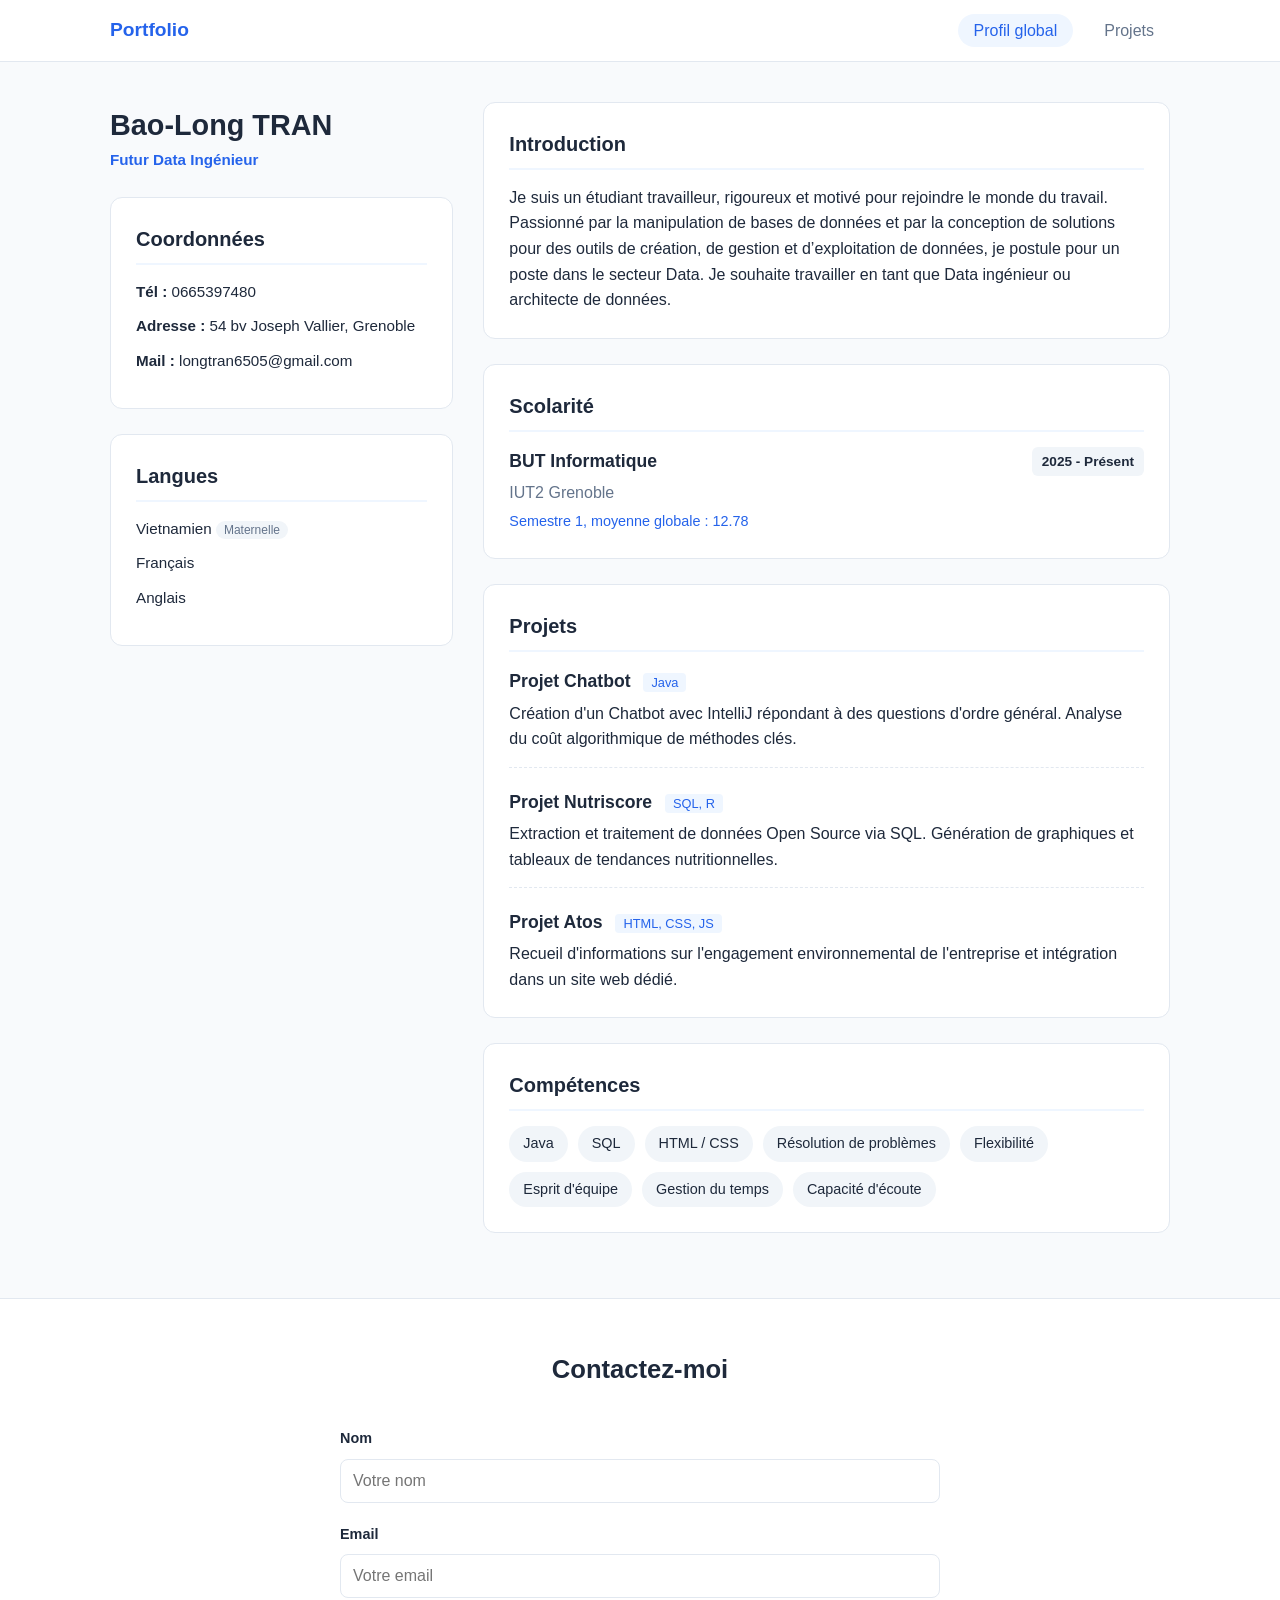
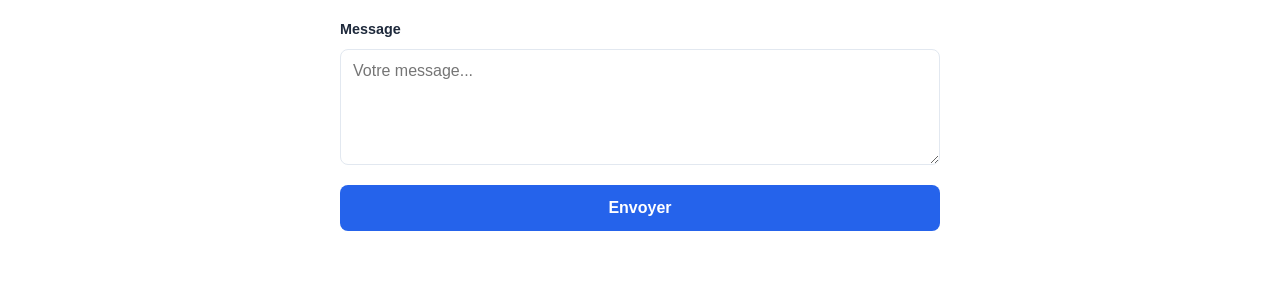
<file: index.html>
<!DOCTYPE html>
<html lang="fr">
<head>
    <meta charset="UTF-8">
    <meta name="viewport" content="width=device-width, initial-scale=1.0">
    <link rel="stylesheet" href="portfolio.css">
    <title>Portfolio - Bao-Long TRAN</title>
</head>
<body>

<header>
    <nav>
        <div class="logo">Portfolio</div>
        <ul>
            <li><a href="index.html" class="active">Profil global</a></li>
            <li><a href="projet.html">Projets</a></li>
        </ul>
    </nav>
</header>

<main class="container">
    <!-- Colonne Gauche : Infos rapides -->
    <aside class="info-perso">
        <div class="profile-header">
            <h1>Bao-Long TRAN</h1>
            <p class="subtitle">Futur Data Ingénieur</p>
        </div>
        
        <div class="card">
            <h2>Coordonnées</h2>
            <ul>
                <li><strong>Tél :</strong> 0665397480</li>
                <li><strong>Adresse :</strong> 54 bv Joseph Vallier, Grenoble</li>
                <li><strong>Mail :</strong> longtran6505@gmail.com</li>
            </ul>
        </div>

        <div class="card">
            <h2>Langues</h2>
            <ul>
                <li>Vietnamien <span class="badge">Maternelle</span></li>
                <li>Français</li>
                <li>Anglais</li>
            </ul>
        </div>
    </aside>
    
    <!-- Colonne Droite : Détails -->
    <section class="detail-perso">
        <div class="card">
            <h2>Introduction</h2>
            <p>Je suis un étudiant travailleur, rigoureux et motivé pour rejoindre le monde du travail. Passionné par la manipulation de bases de données et par la conception de solutions pour des outils de création, de gestion et d’exploitation de données, je postule pour un poste dans le secteur Data. Je souhaite travailler en tant que Data ingénieur ou architecte de données.</p>
        </div>

        <div class="card">
            <h2>Scolarité</h2>
            <div class="scolarite-item">
                <div>
                    <h3>BUT Informatique</h3>
                    <p class="institution">IUT2 Grenoble</p>
                    <p class="note">Semestre 1, moyenne globale : 12.78</p>
                </div>
                <span class="date">2025 - Présent</span>
            </div>
        </div>

        <div class="card">
            <h2>Projets</h2>
            <div class="project-item">
                <h3>Projet Chatbot <span class="tech">Java</span></h3>
                <p>Création d'un Chatbot avec IntelliJ répondant à des questions d'ordre général. Analyse du coût algorithmique de méthodes clés.</p>
            </div>
            <div class="project-item">
                <h3>Projet Nutriscore <span class="tech">SQL, R</span></h3>
                <p>Extraction et traitement de données Open Source via SQL. Génération de graphiques et tableaux de tendances nutritionnelles.</p>
            </div>
            <div class="project-item">
                <h3>Projet Atos <span class="tech">HTML, CSS, JS</span></h3>
                <p>Recueil d'informations sur l'engagement environnemental de l'entreprise et intégration dans un site web dédié.</p>
            </div>
        </div>

        <div class="card">
            <h2>Compétences</h2>
            <div class="skills-grid">
                <span class="skill-tag">Java</span>
                <span class="skill-tag">SQL</span>
                <span class="skill-tag">HTML / CSS</span>
                <span class="skill-tag">Résolution de problèmes</span>
                <span class="skill-tag">Flexibilité</span>
                <span class="skill-tag">Esprit d'équipe</span>
                <span class="skill-tag">Gestion du temps</span>
                <span class="skill-tag">Capacité d'écoute</span>
            </div>
        </div>
    </section>
</main>

<footer>
    <section class="contact" id="contact">
        <h2>Contactez-moi</h2>
        <form action="#" method="post">
            <div class="form-group">
                <label for="nom">Nom</label>
                <input type="text" id="nom" name="nom" placeholder="Votre nom" required>
            </div>
            <div class="form-group">
                <label for="email">Email</label>
                <input type="email" id="email" name="email" placeholder="Votre email" required>
            </div>
            <div class="form-group">
                <label for="message">Message</label>
                <textarea id="message" name="message" rows="5" placeholder="Votre message..." required></textarea>
            </div>
            <button type="submit" class="btn-contact">Envoyer</button>
        </form>
    </section>
</footer>

</body>
</html>
</file>
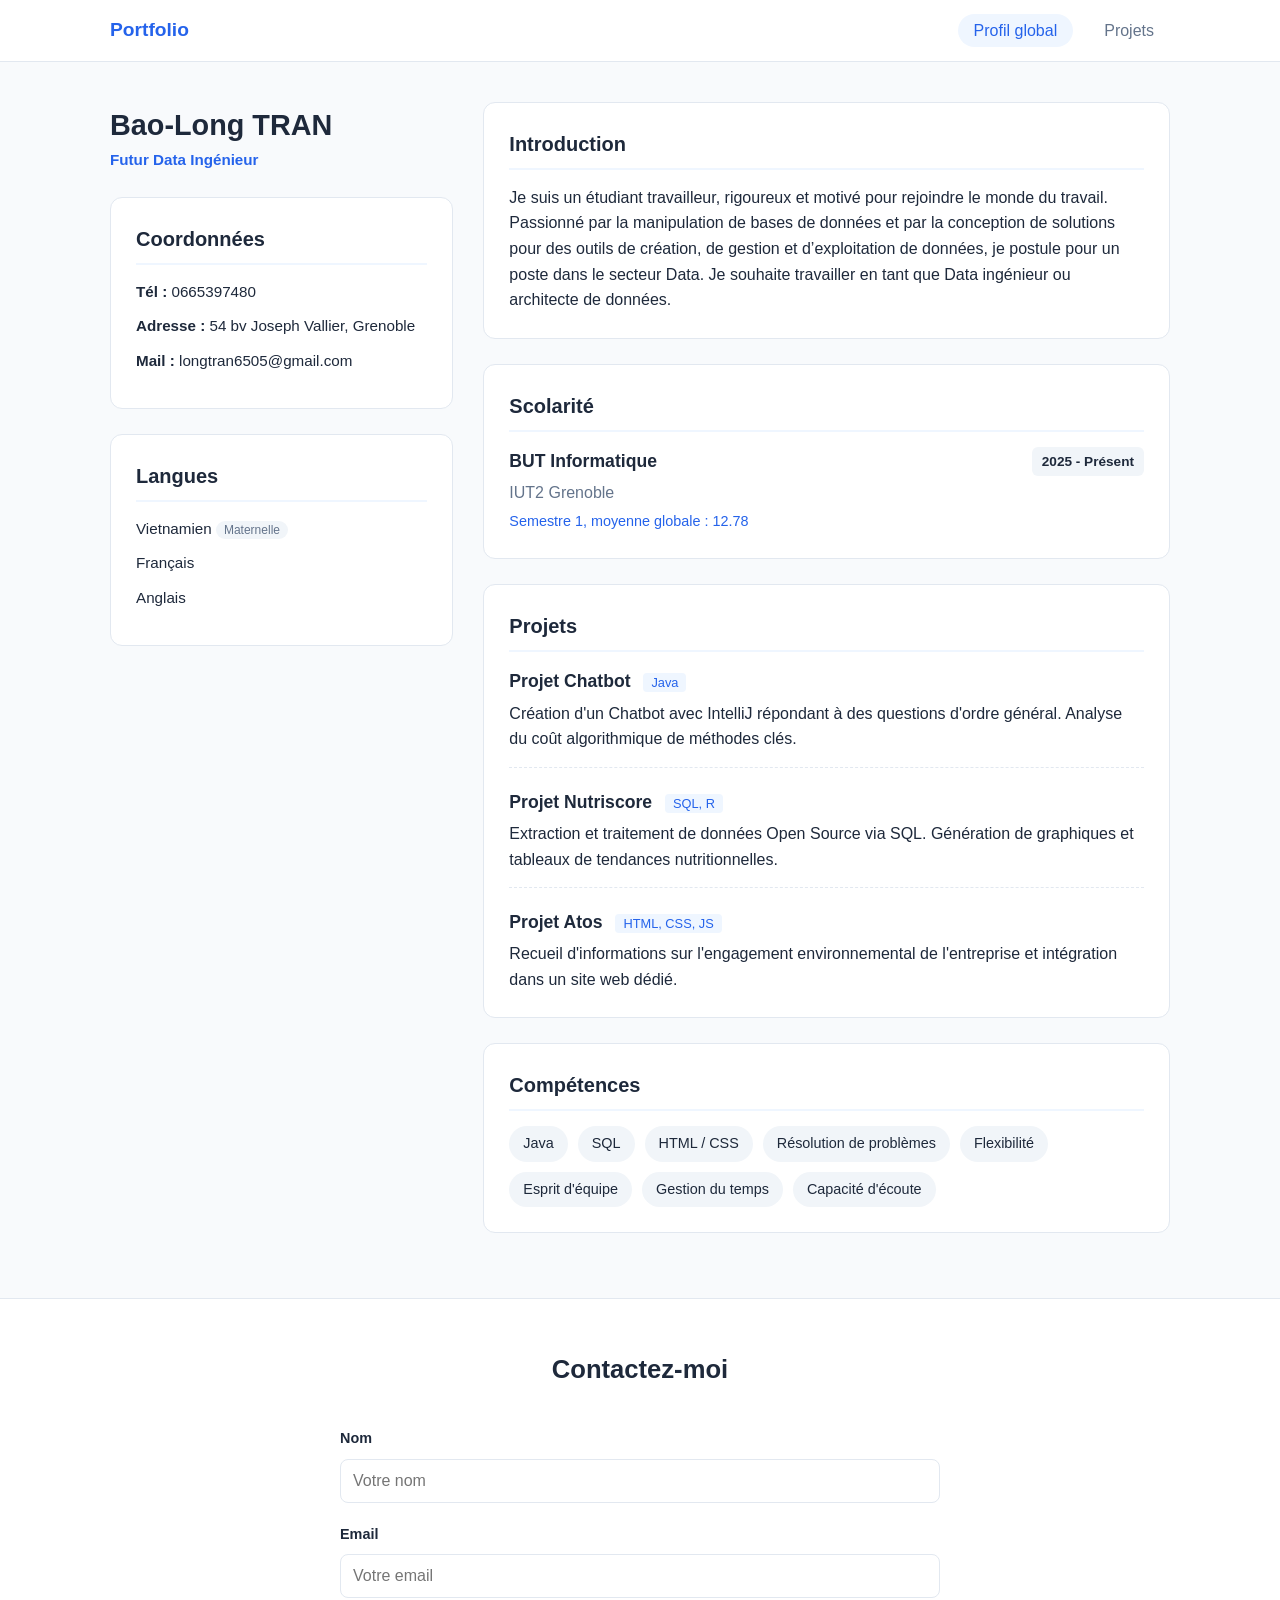
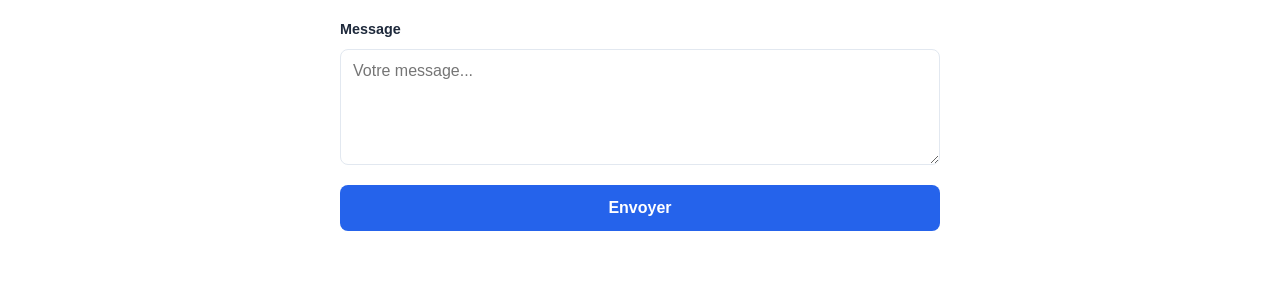
<file: portfolio.html>
<!DOCTYPE html>
<html lang="fr">
<head>
    <meta charset="UTF-8">
    <meta name="viewport" content="width=device-width, initial-scale=1.0">
    <link rel="stylesheet" href="portfolio.css">
    <title>Portfolio - Bao-Long TRAN</title>
</head>
<body>

<header>
    <nav>
        <div class="logo">Portfolio</div>
        <ul>
            <li><a href="portfolio.html" class="active">Profil global</a></li>
            <li><a href="projet.html">Projets</a></li>
        </ul>
    </nav>
</header>

<main class="container">
    <!-- Colonne Gauche : Infos rapides -->
    <aside class="info-perso">
        <div class="profile-header">
            <h1>Bao-Long TRAN</h1>
            <p class="subtitle">Futur Data Ingénieur</p>
        </div>
        
        <div class="card">
            <h2>Coordonnées</h2>
            <ul>
                <li><strong>Tél :</strong> 0665397480</li>
                <li><strong>Adresse :</strong> 54 bv Joseph Vallier, Grenoble</li>
                <li><strong>Mail :</strong> longtran6505@gmail.com</li>
            </ul>
        </div>

        <div class="card">
            <h2>Langues</h2>
            <ul>
                <li>Vietnamien <span class="badge">Maternelle</span></li>
                <li>Français</li>
                <li>Anglais</li>
            </ul>
        </div>
    </aside>
    
    <!-- Colonne Droite : Détails -->
    <section class="detail-perso">
        <div class="card">
            <h2>Introduction</h2>
            <p>Je suis un étudiant travailleur, rigoureux et motivé pour rejoindre le monde du travail. Passionné par la manipulation de bases de données et par la conception de solutions pour des outils de création, de gestion et d’exploitation de données, je postule pour un poste dans le secteur Data. Je souhaite travailler en tant que Data ingénieur ou architecte de données.</p>
        </div>

        <div class="card">
            <h2>Scolarité</h2>
            <div class="scolarite-item">
                <div>
                    <h3>BUT Informatique</h3>
                    <p class="institution">IUT2 Grenoble</p>
                    <p class="note">Semestre 1, moyenne globale : 12.78</p>
                </div>
                <span class="date">2025 - Présent</span>
            </div>
        </div>

        <div class="card">
            <h2>Projets</h2>
            <div class="project-item">
                <h3>Projet Chatbot <span class="tech">Java</span></h3>
                <p>Création d'un Chatbot avec IntelliJ répondant à des questions d'ordre général. Analyse du coût algorithmique de méthodes clés.</p>
            </div>
            <div class="project-item">
                <h3>Projet Nutriscore <span class="tech">SQL, R</span></h3>
                <p>Extraction et traitement de données Open Source via SQL. Génération de graphiques et tableaux de tendances nutritionnelles.</p>
            </div>
            <div class="project-item">
                <h3>Projet Atos <span class="tech">HTML, CSS, JS</span></h3>
                <p>Recueil d'informations sur l'engagement environnemental de l'entreprise et intégration dans un site web dédié.</p>
            </div>
        </div>

        <div class="card">
            <h2>Compétences</h2>
            <div class="skills-grid">
                <span class="skill-tag">Java</span>
                <span class="skill-tag">SQL</span>
                <span class="skill-tag">HTML / CSS</span>
                <span class="skill-tag">Résolution de problèmes</span>
                <span class="skill-tag">Flexibilité</span>
                <span class="skill-tag">Esprit d'équipe</span>
                <span class="skill-tag">Gestion du temps</span>
                <span class="skill-tag">Capacité d'écoute</span>
            </div>
        </div>
    </section>
</main>

<footer>
    <section class="contact" id="contact">
        <h2>Contactez-moi</h2>
        <form action="#" method="post">
            <div class="form-group">
                <label for="nom">Nom</label>
                <input type="text" id="nom" name="nom" placeholder="Votre nom" required>
            </div>
            <div class="form-group">
                <label for="email">Email</label>
                <input type="email" id="email" name="email" placeholder="Votre email" required>
            </div>
            <div class="form-group">
                <label for="message">Message</label>
                <textarea id="message" name="message" rows="5" placeholder="Votre message..." required></textarea>
            </div>
            <button type="submit" class="btn-contact">Envoyer</button>
        </form>
    </section>
</footer>

</body>
</html>
</file>
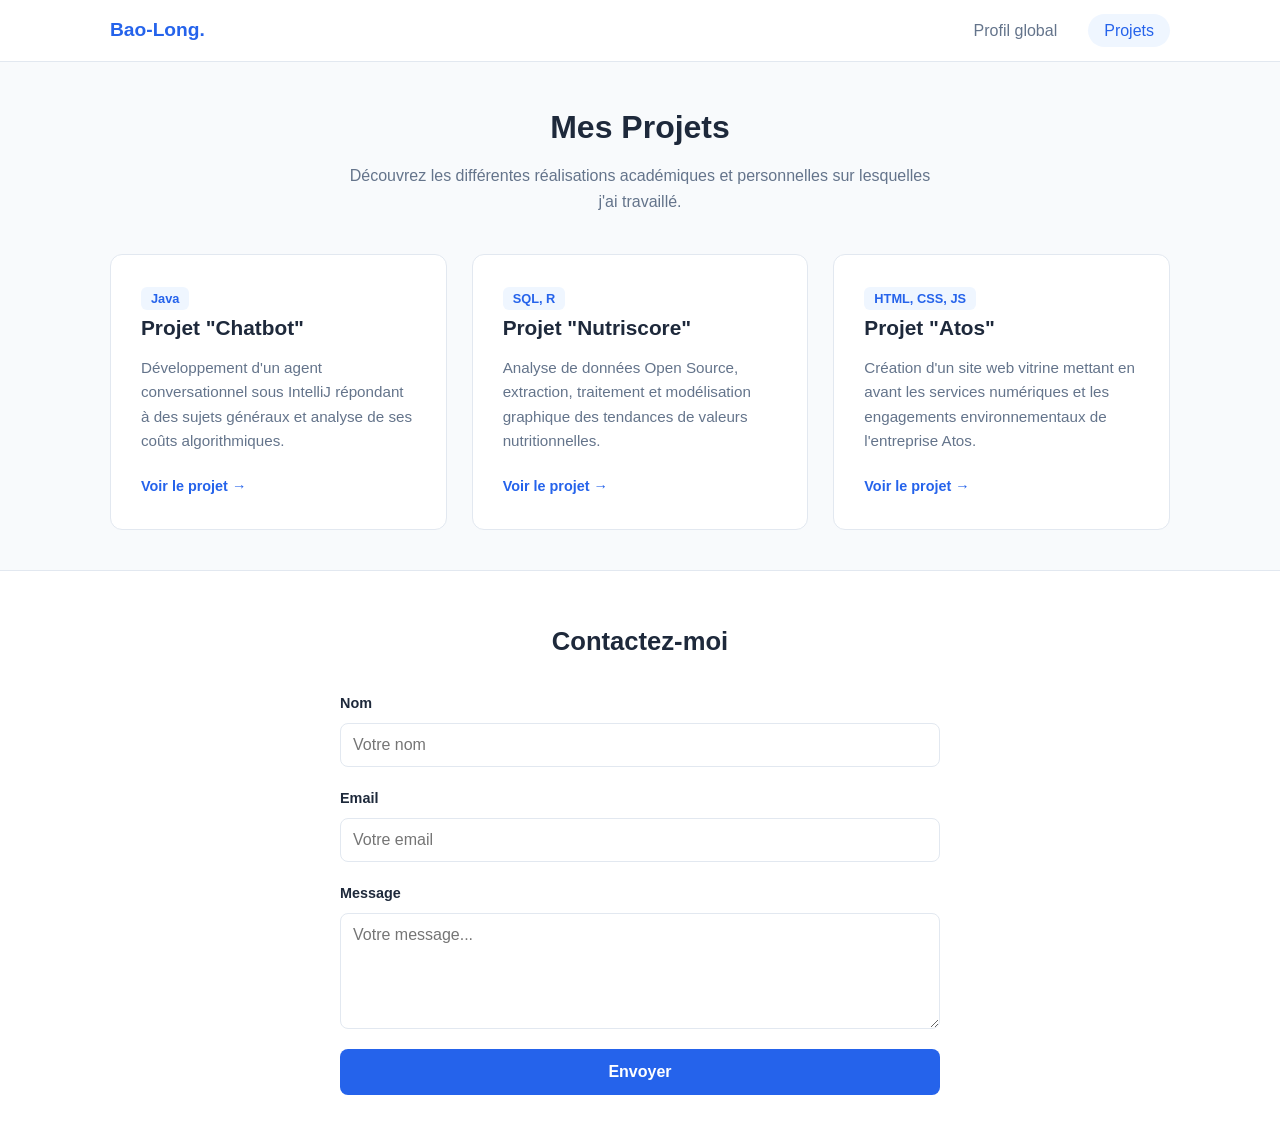
<file: projet.html>
<!DOCTYPE html>
<html lang="fr">
<head>
    <meta charset="UTF-8">
    <meta name="viewport" content="width=device-width, initial-scale=1.0">
    <link rel="stylesheet" href="projet.css">
    <title>Mes Projets - Bao-Long TRAN</title>
</head>
<body>

<header>
    <nav>
        <div class="logo">Bao-Long<span>.</span></div>
        <ul class="nav-links">
            <li><a href="index.html" class="nav-item">Profil global</a></li>
            <li><a href="projet.html" class="nav-item active">Projets</a></li>
        </ul>
    </nav>
</header>

<main class="container">
    <div class="page-title">
        <h1>Mes Projets</h1>
        <p>Découvrez les différentes réalisations académiques et personnelles sur lesquelles j'ai travaillé.</p>
    </div>

    <section class="projects-grid">
        <a href="projetchatbot.html" class="project-card">
            <div class="project-content">
                <span class="tech-tag">Java</span>
                <h3>Projet "Chatbot"</h3>
                <p>Développement d'un agent conversationnel sous IntelliJ répondant à des sujets généraux et analyse de ses coûts algorithmiques.</p>
                <span class="read-more">Voir le projet &rarr;</span>
            </div>
        </a>

        <a href="projetnutriscore.html" class="project-card">
            <div class="project-content">
                <span class="tech-tag">SQL, R</span>
                <h3>Projet "Nutriscore"</h3>
                <p>Analyse de données Open Source, extraction, traitement et modélisation graphique des tendances de valeurs nutritionnelles.</p>
                <span class="read-more">Voir le projet &rarr;</span>
            </div>
        </a>

        <a href="projetAtos.html" class="project-card">
            <div class="project-content">
                <span class="tech-tag">HTML, CSS, JS</span>
                <h3>Projet "Atos"</h3>
                <p>Création d'un site web vitrine mettant en avant les services numériques et les engagements environnementaux de l'entreprise Atos.</p>
                <span class="read-more">Voir le projet &rarr;</span>
            </div>
        </a>
    </section>
</main>

<footer>
    <section class="contact">
        <h2>Contactez-moi</h2>
        <form action="#" method="post">
            <div class="form-group">
                <label for="nom">Nom</label>
                <input type="text" id="nom" name="nom" placeholder="Votre nom" required>
            </div>
            <div class="form-group">
                <label for="email">Email</label>
                <input type="email" id="email" name="email" placeholder="Votre email" required>
            </div>
            <div class="form-group">
                <label for="message">Message</label>
                <textarea id="message" name="message" rows="5" placeholder="Votre message..." required></textarea>
            </div>
            <button type="submit" class="btn-contact">Envoyer</button>
        </form>
    </section>
</footer>

</body>
</html>
</file>
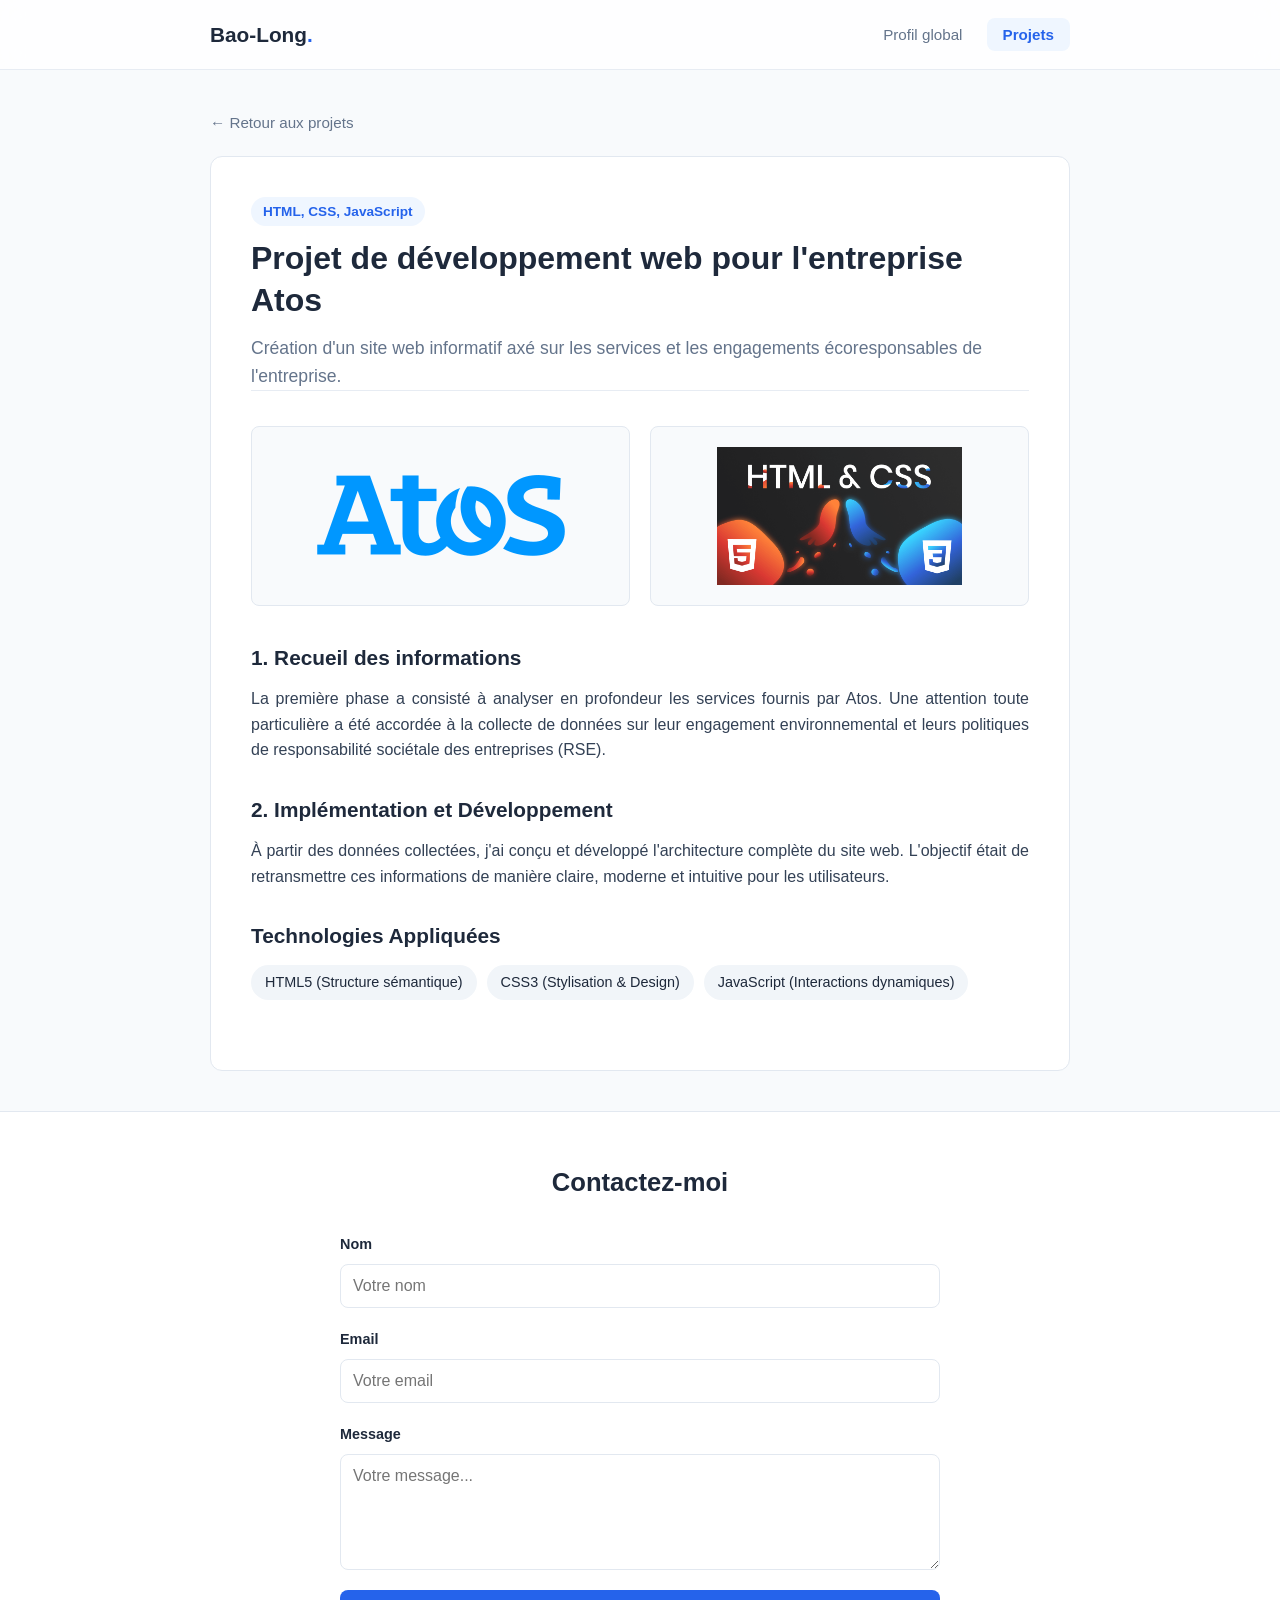
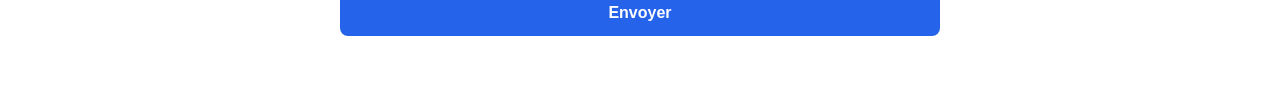
<file: projetAtos.html>
<!DOCTYPE html>
<html lang="fr">
<head>
    <meta charset="UTF-8">
    <meta name="viewport" content="width=device-width, initial-scale=1.0">
    <link rel="stylesheet" href="projetAtos.css">
    <title>Projet Atos - Bao-Long TRAN</title>
</head>
<body>

<header>
    <nav>
        <div class="logo">Bao-Long<span>.</span></div>
        <ul class="nav-links">
            <li><a href="index.html" class="nav-item">Profil global</a></li>
            <li><a href="projet.html" class="nav-item active">Projets</a></li>
        </ul>
    </nav>
</header>

<main class="container">
    <a href="projet.html" class="back-link">&larr; Retour aux projets</a>

    <article class="project-detail-card">
        <header class="project-header">
            <span class="tech-badge">HTML, CSS, JavaScript</span>
            <h1>Projet de développement web pour l'entreprise Atos</h1>
            <p class="project-summary">Création d'un site web informatif axé sur les services et les engagements écoresponsables de l'entreprise.</p>
        </header>

        <div class="project-gallery">
            <div class="img-wrapper logo-atos">
                <img src="Atos_logo.svg.png" alt="Logo Atos">
            </div>
            <div class="img-wrapper tech-logos">
                <img src="1687863268726.png" alt="Technologies HTML, CSS & JS">
            </div>
        </div>

        <div class="project-sections">
            <div class="section-block">
                <h2>1. Recueil des informations</h2>
                <p>La première phase a consisté à analyser en profondeur les services fournis par Atos. Une attention toute particulière a été accordée à la collecte de données sur leur engagement environnemental et leurs politiques de responsabilité sociétale des entreprises (RSE).</p>
            </div>

            <div class="section-block">
                <h2>2. Implémentation et Développement</h2>
                <p>À partir des données collectées, j'ai conçu et développé l'architecture complète du site web. L'objectif était de retransmettre ces informations de manière claire, moderne et intuitive pour les utilisateurs.</p>
            </div>
            
            <div class="section-block">
                <h2>Technologies Appliquées</h2>
                <div class="skills-used">
                    <span class="skill-tag">HTML5 (Structure sémantique)</span>
                    <span class="skill-tag">CSS3 (Stylisation & Design)</span>
                    <span class="skill-tag">JavaScript (Interactions dynamiques)</span>
                </div>
            </div>
        </div>
    </article>
</main>

<footer>
    <section class="contact">
        <h2>Contactez-moi</h2>
        <form action="#" method="post">
            <div class="form-group">
                <label for="nom">Nom</label>
                <input type="text" id="nom" name="nom" placeholder="Votre nom" required>
            </div>
            <div class="form-group">
                <label for="email">Email</label>
                <input type="email" id="email" name="email" placeholder="Votre email" required>
            </div>
            <div class="form-group">
                <label for="message">Message</label>
                <textarea id="message" name="message" rows="5" placeholder="Votre message..." required></textarea>
            </div>
            <button type="submit" class="btn-contact">Envoyer</button>
        </form>
    </section>
</footer>

</body>
</html>
</file>
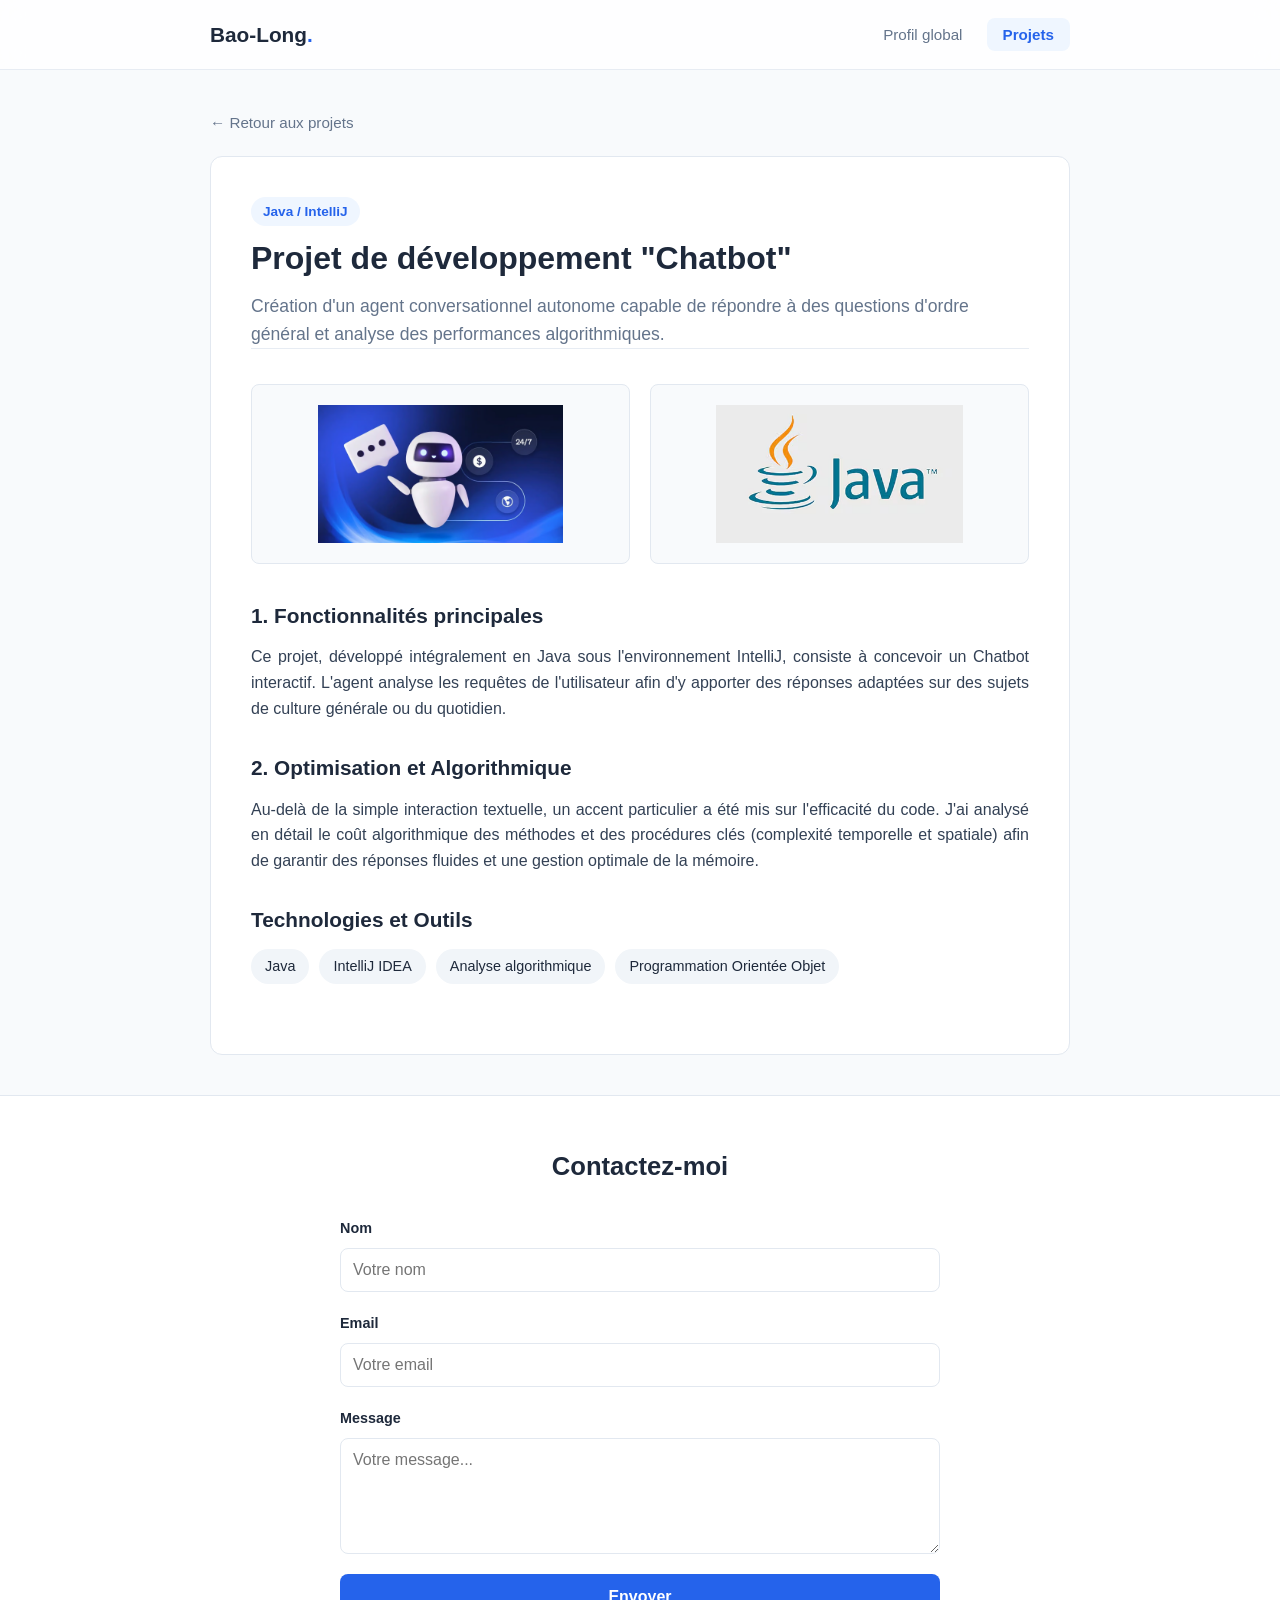
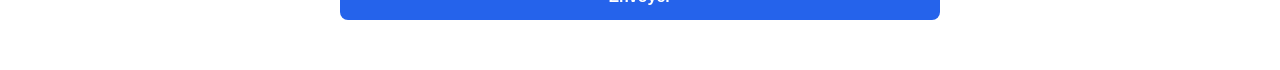
<file: projetchatbot.html>
<!DOCTYPE html>
<html lang="fr">
<head>
    <meta charset="UTF-8">
    <meta name="viewport" content="width=device-width, initial-scale=1.0">
    <link rel="stylesheet" href="projetchatbot.css">
    <title>Projet Chatbot - Bao-Long TRAN</title>
</head>
<body>

<header>
    <nav>
        <div class="logo">Bao-Long<span>.</span></div>
        <ul class="nav-links">
            <li><a href="index.html" class="nav-item">Profil global</a></li>
            <li><a href="projet.html" class="nav-item active">Projets</a></li>
        </ul>
    </nav>
</header>

<main class="container">
    <a href="projet.html" class="back-link">&larr; Retour aux projets</a>

    <article class="project-detail-card">
        <header class="project-header">
            <span class="tech-badge">Java / IntelliJ</span>
            <h1>Projet de développement "Chatbot"</h1>
            <p class="project-summary">Création d'un agent conversationnel autonome capable de répondre à des questions d'ordre général et analyse des performances algorithmiques.</p>
        </header>

        <div class="project-gallery">
            <div class="img-wrapper logo-chatbot">
                <img src="Chatbot-Call-Center.avif" alt="Logo Chatbot">
            </div>
            <div class="img-wrapper tech-logos">
                <img src="cb88-java-logo-001.avif" alt="Technologies Java">
            </div>
        </div>

        <div class="project-sections">
            <div class="section-block">
                <h2>1. Fonctionnalités principales</h2>
                <p>Ce projet, développé intégralement en Java sous l'environnement IntelliJ, consiste à concevoir un Chatbot interactif. L'agent analyse les requêtes de l'utilisateur afin d'y apporter des réponses adaptées sur des sujets de culture générale ou du quotidien.</p>
            </div>

            <div class="section-block">
                <h2>2. Optimisation et Algorithmique</h2>
                <p>Au-delà de la simple interaction textuelle, un accent particulier a été mis sur l'efficacité du code. J'ai analysé en détail le coût algorithmique des méthodes et des procédures clés (complexité temporelle et spatiale) afin de garantir des réponses fluides et une gestion optimale de la mémoire.</p>
            </div>
            
            <div class="section-block">
                <h2>Technologies et Outils</h2>
                <div class="skills-used">
                    <span class="skill-tag">Java</span>
                    <span class="skill-tag">IntelliJ IDEA</span>
                    <span class="skill-tag">Analyse algorithmique</span>
                    <span class="skill-tag">Programmation Orientée Objet</span>
                </div>
            </div>
        </div>
    </article>
</main>

<footer>
    <section class="contact">
        <h2>Contactez-moi</h2>
        <form action="#" method="post">
            <div class="form-group">
                <label for="nom">Nom</label>
                <input type="text" id="nom" name="nom" placeholder="Votre nom" required>
            </div>
            <div class="form-group">
                <label for="email">Email</label>
                <input type="email" id="email" name="email" placeholder="Votre email" required>
            </div>
            <div class="form-group">
                <label for="message">Message</label>
                <textarea id="message" name="message" rows="5" placeholder="Votre message..." required></textarea>
            </div>
            <button type="submit" class="btn-contact">Envoyer</button>
        </form>
    </section>
</footer>

</body>
</html>
</file>
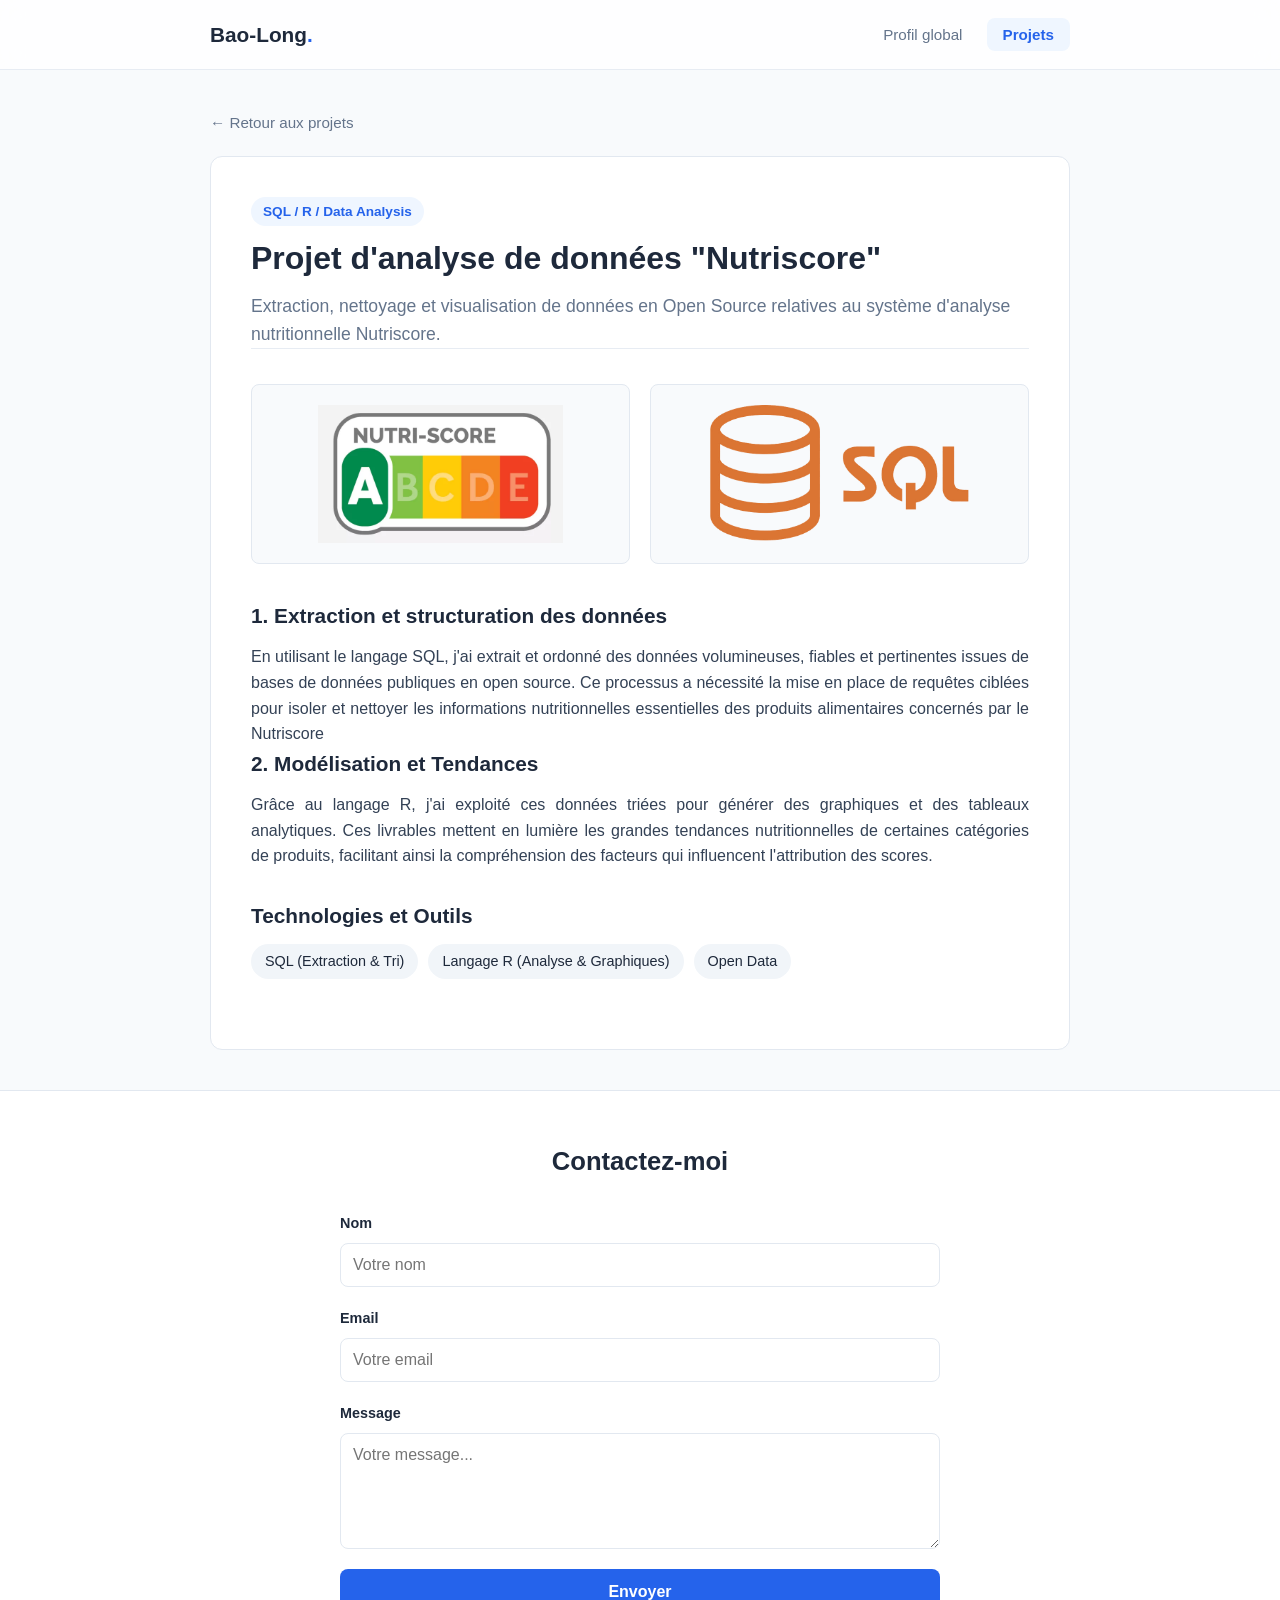
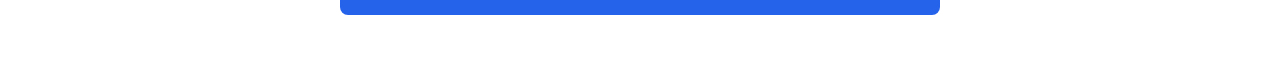
<file: projetnutriscore.html>
<!DOCTYPE html>
<html lang="fr">
<head>
    <meta charset="UTF-8">
    <meta name="viewport" content="width=device-width, initial-scale=1.0">
    <link rel="stylesheet" href="projetnutriscore.css">
    <title>Projet Nutriscore - Bao-Long TRAN</title>
</head>
<body>

<header>
    <nav>
        <div class="logo">Bao-Long<span>.</span></div>
        <ul class="nav-links">
            <li><a href="index.html" class="nav-item">Profil global</a></li>
            <li><a href="projet.html" class="nav-item active">Projets</a></li>
        </ul>
    </nav>
</header>

<main class="container">
    <a href="projet.html" class="back-link">&larr; Retour aux projets</a>

    <article class="project-detail-card">
        <header class="project-header">
            <span class="tech-badge">SQL / R / Data Analysis</span>
            <h1>Projet d'analyse de données "Nutriscore"</h1>
            <p class="project-summary">Extraction, nettoyage et visualisation de données en Open Source relatives au système d'analyse nutritionnelle Nutriscore.</p>
        </header>

         <div class="project-gallery">
            <div class="img-wrapper logo-nutriscore">
                <img src="2020-07-21_11_47_20-.png.webp" alt="Logo Nutriscore">
            </div>
            <div class="img-wrapper tech-logos">
                <img src="sql_data_base_with_logo.png" alt="Technologies SQL">
            </div>
        </div>

        <div class="project-sections">
            <div class="section-block">
                <h2>1. Extraction et structuration des données</h2>
                <p>En utilisant le langage SQL, j'ai extrait et ordonné des données volumineuses, fiables et pertinentes issues de bases de données publiques en open source. Ce processus a nécessité la mise en place de requêtes ciblées pour isoler et nettoyer les informations nutritionnelles essentielles des produits alimentaires concernés par le Nutriscore

            <div class="section-block">
                <h2>2. Modélisation et Tendances</h2>
                <p>Grâce au langage R, j'ai exploité ces données triées pour générer des graphiques et des tableaux analytiques. Ces livrables mettent en lumière les grandes tendances nutritionnelles de certaines catégories de produits, facilitant ainsi la compréhension des facteurs qui influencent l'attribution des scores.</p>
            </div>
            
            <div class="section-block">
                <h2>Technologies et Outils</h2>
                <div class="skills-used">
                    <span class="skill-tag">SQL (Extraction & Tri)</span>
                    <span class="skill-tag">Langage R (Analyse & Graphiques)</span>
                    <span class="skill-tag">Open Data</span>
                </div>
            </div>
        </div>
    </article>
</main>

<footer>
    <section class="contact">
        <h2>Contactez-moi</h2>
        <form action="#" method="post">
            <div class="form-group">
                <label for="nom">Nom</label>
                <input type="text" id="nom" name="nom" placeholder="Votre nom" required>
            </div>
            <div class="form-group">
                <label for="email">Email</label>
                <input type="email" id="email" name="email" placeholder="Votre email" required>
            </div>
            <div class="form-group">
                <label for="message">Message</label>
                <textarea id="message" name="message" rows="5" placeholder="Votre message..." required></textarea>
            </div>
            <button type="submit" class="btn-contact">Envoyer</button>
        </form>
    </section>
</footer>

</body>
</html>
</file>
<file: portfolio.css>
/* --- VARIABLES ET RESET --- */
:root {
    --bg-page: #f8fafc;
    --bg-card: #ffffff;
    --text-main: #1e293b;
    --text-muted: #64748b;
    --accent: #2563eb;       /* Bleu moderne */
    --accent-hover: #1d4ed8;
    --border: #e2e8f0;
    --radius: 12px;
}

* {
    margin: 0;
    padding: 0;
    box-sizing: border-box;
    font-family: 'Segoe UI', Tahoma, Geneva, Verdana, sans-serif;
}

body {
    background-color: var(--bg-page);
    color: var(--text-main);
    line-height: 1.6;
}

/* --- NAV BAR --- */
header {
    background-color: var(--bg-card);
    border-bottom: 1px solid var(--border);
    position: sticky;
    top: 0;
    z-index: 100;
}

nav {
    max-width: 1100px;
    margin: 0 auto;
    display: flex;
    justify-content: space-between;
    align-items: center;
    padding: 15px 20px;
}

.logo {
    font-weight: 700;
    font-size: 1.2rem;
    color: var(--accent);
}

nav ul {
    display: flex;
    list-style: none;
    gap: 15px;
}

nav ul li a {
    text-decoration: none;
    color: var(--text-muted);
    font-weight: 500;
    padding: 8px 16px;
    border-radius: 20px;
    transition: 0.3s ease;
}

nav ul li a:hover, nav ul li a.active {
    background-color: #eff6ff;
    color: var(--accent);
}

/* --- STRUCTURE PRINCIPALE --- */
.container {
    max-width: 1100px;
    margin: 40px auto;
    padding: 0 20px;
    display: grid;
    grid-template-columns: 1fr 2fr;
    gap: 30px;
}

/* Responsive pour mobiles */
@media (max-width: 768px) {
    .container {
        grid-template-columns: 1fr;
    }
}

/* --- CARTES ET BLOCS --- */
.card {
    background: var(--bg-card);
    padding: 25px;
    border-radius: var(--radius);
    border: 1px solid var(--border);
    margin-bottom: 25px;
}

h2 {
    font-size: 1.25rem;
    color: var(--text-main);
    margin-bottom: 15px;
    border-bottom: 2px solid #eff6ff;
    padding-bottom: 8px;
}

h3 {
    font-size: 1.1rem;
    color: var(--text-main);
    margin-bottom: 5px;
}

ul {
    list-style-type: none;
}

/* --- COLONNE INFOS PERSO --- */
.profile-header {
    margin-bottom: 25px;
}

.profile-header h1 {
    font-size: 1.8rem;
    color: var(--text-main);
}

.subtitle {
    color: var(--accent);
    font-weight: 600;
    font-size: 0.95rem;
}

.info-perso ul li {
    margin-bottom: 10px;
    font-size: 0.95rem;
}

.badge {
    background: #f1f5f9;
    font-size: 0.75rem;
    padding: 2px 8px;
    border-radius: 10px;
    color: var(--text-muted);
}

/* --- COLONNE DETAILS --- */
.scolarite-item {
    display: flex;
    justify-content: space-between;
    align-items: flex-start;
}

.institution {
    color: var(--text-muted);
    font-weight: 500;
}

.note {
    font-size: 0.9rem;
    color: var(--accent);
    margin-top: 5px;
}

.date {
    font-size: 0.85rem;
    background: #f1f5f9;
    padding: 4px 10px;
    border-radius: 6px;
    font-weight: bold;
}

/* Projets */
.project-item {
    margin-bottom: 20px;
    padding-bottom: 15px;
    border-bottom: 1px dashed var(--border);
}

.project-item:last-child {
    border-bottom: none;
    margin-bottom: 0;
    padding-bottom: 0;
}

.tech {
    font-size: 0.8rem;
    background: #eff6ff;
    color: var(--accent);
    padding: 2px 8px;
    border-radius: 4px;
    margin-left: 8px;
    font-weight: normal;
}

/* Compétences */
.skills-grid {
    display: flex;
    flex-wrap: wrap;
    gap: 10px;
}

.skill-tag {
    background: #f1f5f9;
    color: var(--text-main);
    padding: 6px 14px;
    border-radius: 20px;
    font-size: 0.9rem;
    font-weight: 500;
}

/* --- FOOTER & FORMULAIRE --- */
footer {
    background: var(--bg-card);
    border-top: 1px solid var(--border);
    padding: 50px 20px;
}

.contact {
    max-width: 600px;
    margin: 0 auto;
}

.contact h2 {
    text-align: center;
    border: none;
    font-size: 1.6rem;
    margin-bottom: 30px;
}

.contact form {
    display: flex;
    flex-direction: column;
    gap: 20px;
}

.form-group {
    display: flex;
    flex-direction: column;
    gap: 8px;
}

.form-group label {
    font-size: 0.9rem;
    font-weight: 600;
    color: var(--text-main);
}

.form-group input,
.form-group textarea {
    padding: 12px;
    border-radius: 8px;
    border: 1px solid var(--border);
    background-color: #fff;
    color: var(--text-main);
    font-size: 100%;
    transition: 0.2s;
}

.form-group input:focus,
.form-group textarea:focus {
    outline: none;
    border-color: var(--accent);
    box-shadow: 0 0 0 3px rgba(37, 99, 235, 0.1);
}

.btn-contact {
    width: 100%;
    padding: 14px;
    border: none;
    border-radius: 8px;
    background-color: var(--accent);
    color: white;
    font-weight: 600;
    font-size: 1rem;
    cursor: pointer;
    transition: 0.2s;
}

.btn-contact:hover {
    background-color: var(--accent-hover);
}
</file>
<file: projet.css>
/* --- VARIABLES ET RESET --- */
:root {
    --bg-page: #f8fafc;
    --bg-card: #ffffff;
    --text-main: #1e293b;
    --text-muted: #64748b;
    --accent: #2563eb;
    --accent-hover: #1d4ed8;
    --border: #e2e8f0;
    --radius: 12px;
}

* {
    margin: 0;
    padding: 0;
    box-sizing: border-box;
    font-family: 'Segoe UI', Tahoma, Geneva, Verdana, sans-serif;
}

body {
    background-color: var(--bg-page);
    color: var(--text-main);
    line-height: 1.6;
}

/* --- NAV BAR (Même concept) --- */
/* --- NAV BAR --- */
header {
    background-color: var(--bg-card);
    border-bottom: 1px solid var(--border);
    position: sticky;
    top: 0;
    z-index: 100;
}

nav {
    max-width: 1100px;
    margin: 0 auto;
    display: flex;
    justify-content: space-between;
    align-items: center;
    padding: 15px 20px;
}

.logo {
    font-weight: 700;
    font-size: 1.2rem;
    color: var(--accent);
}

nav ul {
    display: flex;
    list-style: none;
    gap: 15px;
}

nav ul li a {
    text-decoration: none;
    color: var(--text-muted);
    font-weight: 500;
    padding: 8px 16px;
    border-radius: 20px;
    transition: 0.3s ease;
}

nav ul li a:hover, nav ul li a.active {
    background-color: #eff6ff;
    color: var(--accent);
}

/* --- STRUCTURE PRINCIPALE --- */
.container {
    max-width: 1100px;
    margin: 40px auto;
    padding: 0 20px;
}

.page-title {
    margin-bottom: 40px;
    text-align: center;
}

.page-title h1 {
    font-size: 2rem;
    margin-bottom: 10px;
}

.page-title p {
    color: var(--text-muted);
    max-width: 600px;
    margin: 0 auto;
}

/* Grille de cartes de projets */
.projects-grid {
    display: grid;
    grid-template-columns: repeat(auto-fit, minmax(300px, 1fr));
    gap: 25px;
    margin-bottom: 40px;
}

/* Cartes de Projets (Interactives) */
.project-card {
    background: var(--bg-card);
    border: 1px solid var(--border);
    border-radius: var(--radius);
    padding: 30px;
    text-decoration: none;
    color: inherit;
    display: flex;
    flex-direction: column;
    justify-content: space-between;
    transition: transform 0.25s ease, box-shadow 0.25s ease, border-color 0.25s ease;
}

.project-card:hover {
    transform: translateY(-4px);
    border-color: var(--accent);
    box-shadow: 0 10px 20px rgba(37, 99, 235, 0.05);
}

.tech-tag {
    align-self: flex-start;
    font-size: 0.8rem;
    background: #eff6ff;
    color: var(--accent);
    padding: 4px 10px;
    border-radius: 6px;
    font-weight: 600;
    margin-bottom: 15px;
}

.project-card h3 {
    font-size: 1.3rem;
    margin-bottom: 12px;
}

.project-card p {
    color: var(--text-muted);
    font-size: 0.95rem;
    margin-bottom: 20px;
}

.read-more {
    font-size: 0.9rem;
    color: var(--accent);
    font-weight: 600;
    transition: 0.2s;
}

.project-card:hover .read-more {
    letter-spacing: 0.5px;
}

/* --- FOOTER & FORMULAIRE --- */
footer {
    background: var(--bg-card);
    border-top: 1px solid var(--border);
    padding: 50px 20px;
}

.contact {
    max-width: 600px;
    margin: 0 auto;
}

.contact h2 {
    text-align: center;
    font-size: 1.6rem;
    margin-bottom: 30px;
}

.contact form {
    display: flex;
    flex-direction: column;
    gap: 20px;
}

.form-group {
    display: flex;
    flex-direction: column;
    gap: 8px;
}

.form-group label {
    font-size: 0.9rem;
    font-weight: 600;
}

.form-group input,
.form-group textarea {
    padding: 12px;
    border-radius: 8px;
    border: 1px solid var(--border);
    background-color: #fff;
    font-size: 100%;
    transition: 0.2s;
}

.form-group input:focus,
.form-group textarea:focus {
    outline: none;
    border-color: var(--accent);
    box-shadow: 0 0 0 3px rgba(37, 99, 235, 0.1);
}

.btn-contact {
    width: 100%;
    padding: 14px;
    border: none;
    border-radius: 8px;
    background-color: var(--accent);
    color: white;
    font-weight: 600;
    font-size: 1rem;
    cursor: pointer;
    transition: 0.2s;
}

.btn-contact:hover {
    background-color: var(--accent-hover);
}
</file>
<file: projetAtos.css>
/* --- VARIABLES ET RESET --- */
:root {
    --bg-page: #f8fafc;
    --bg-card: #ffffff;
    --text-main: #1e293b;
    --text-muted: #64748b;
    --accent: #2563eb;
    --accent-hover: #1d4ed8;
    --border: #e2e8f0;
    --radius: 12px;
}

* {
    margin: 0;
    padding: 0;
    box-sizing: border-box;
    font-family: 'Segoe UI', Tahoma, Geneva, Verdana, sans-serif;
}

body {
    background-color: var(--bg-page);
    color: var(--text-main);
    line-height: 1.6;
}

/* --- NAV BAR (Identique) --- */
header {
    background-color: rgba(255, 255, 255, 0.8);
    backdrop-filter: blur(12px);
    -webkit-backdrop-filter: blur(12px);
    border-bottom: 1px solid rgba(226, 232, 240, 0.8);
    position: sticky;
    top: 0;
    z-index: 100;
}

nav {
    max-width: 900px;
    margin: 0 auto;
    display: flex;
    justify-content: space-between;
    align-items: center;
    padding: 18px 20px;
}

.logo {
    font-weight: 700;
    font-size: 1.3rem;
    color: var(--text-main);
}

.logo span {
    color: var(--accent);
}

.nav-links {
    display: flex;
    list-style: none;
    gap: 8px;
}

.nav-item {
    text-decoration: none;
    color: var(--text-muted);
    font-weight: 500;
    font-size: 0.95rem;
    padding: 8px 16px;
    border-radius: 8px;
    transition: 0.25s ease;
}

.nav-item:hover {
    color: var(--text-main);
    background-color: #f1f5f9;
}

.nav-item.active {
    color: var(--accent);
    background-color: #eff6ff;
    font-weight: 600;
}

/* --- CONTENEUR PAGE DETAIL --- */
.container {
    max-width: 900px; /* Plus serré pour optimiser la lecture d'articles/détails */
    margin: 40px auto;
    padding: 0 20px;
}

.back-link {
    display: inline-block;
    text-decoration: none;
    color: var(--text-muted);
    font-weight: 500;
    font-size: 0.95rem;
    margin-bottom: 20px;
    transition: color 0.2s;
}

.back-link:hover {
    color: var(--accent);
}

/* Grande carte de détails */
.project-detail-card {
    background: var(--bg-card);
    border: 1px solid var(--border);
    border-radius: var(--radius);
    padding: 40px;
    margin-bottom: 40px;
}

.project-header {
    margin-bottom: 35px;
}

.tech-badge {
    display: inline-block;
    font-size: 0.85rem;
    background: #eff6ff;
    color: var(--accent);
    padding: 4px 12px;
    border-radius: 20px;
    font-weight: 600;
    margin-bottom: 12px;
}

.project-header h1 {
    font-size: 2rem;
    line-height: 1.3;
    margin-bottom: 12px;
}

.project-summary {
    color: var(--text-muted);
    font-size: 1.1rem;
}

/* Galerie d'images propre */
.project-gallery {
    display: flex;
    flex-wrap: wrap;
    gap: 20px;
    margin-bottom: 35px;
}

.img-wrapper {
    flex: 1;
    min-width: 250px;
    background: #f8fafc;
    border: 1px solid var(--border);
    border-radius: 8px;
    display: flex;
    align-items: center;
    justify-content: center;
    padding: 20px;
    height: 180px;
}

.img-wrapper img {
    max-width: 100%;
    max-height: 100%;
    object-fit: contain;
}

/* Contenu textuel */
.section-block {
    margin-bottom: 30px;
}

.section-block h2 {
    font-size: 1.3rem;
    margin-bottom: 12px;
    color: var(--text-main);
}

.section-block p {
    color: #334155;
    font-size: 1rem;
    text-align: justify;
}

/* Badges technos de fin */
.skills-used {
    display: flex;
    flex-wrap: wrap;
    gap: 10px;
    margin-top: 10px;
}

.skill-tag {
    background: #f1f5f9;
    color: var(--text-main);
    padding: 6px 14px;
    border-radius: 20px;
    font-size: 0.9rem;
    font-weight: 500;
}

/* --- FOOTER & FORMULAIRE --- */
footer {
    background: var(--bg-card);
    border-top: 1px solid var(--border);
    padding: 50px 20px;
}

.contact {
    max-width: 600px;
    margin: 0 auto;
}

.contact h2 {
    text-align: center;
    font-size: 1.6rem;
    margin-bottom: 30px;
}

.contact form {
    display: flex;
    flex-direction: column;
    gap: 20px;
}

.form-group {
    display: flex;
    flex-direction: column;
    gap: 8px;
}

.form-group label {
    font-size: 0.9rem;
    font-weight: 600;
}

.form-group input,
.form-group textarea {
    padding: 12px;
    border-radius: 8px;
    border: 1px solid var(--border);
    background-color: #fff;
    font-size: 100%;
    transition: 0.2s;
}

.form-group input:focus,
.form-group textarea:focus {
    outline: none;
    border-color: var(--accent);
    box-shadow: 0 0 0 3px rgba(37, 99, 235, 0.1);
}

.btn-contact {
    width: 100%;
    padding: 14px;
    border: none;
    border-radius: 8px;
    background-color: var(--accent);
    color: white;
    font-weight: 600;
    font-size: 1rem;
    cursor: pointer;
    transition: 0.2s;
}

.btn-contact:hover {
    background-color: var(--accent-hover);
}
</file>
<file: projetchatbot.css>
/* --- VARIABLES ET RESET --- */
:root {
    --bg-page: #f8fafc;
    --bg-card: #ffffff;
    --text-main: #1e293b;
    --text-muted: #64748b;
    --accent: #2563eb;
    --accent-hover: #1d4ed8;
    --border: #e2e8f0;
    --radius: 12px;
}

* {
    margin: 0;
    padding: 0;
    box-sizing: border-box;
    font-family: 'Segoe UI', Tahoma, Geneva, Verdana, sans-serif;
}

body {
    background-color: var(--bg-page);
    color: var(--text-main);
    line-height: 1.6;
}

/* --- NAV BAR --- */
header {
    background-color: rgba(255, 255, 255, 0.8);
    backdrop-filter: blur(12px);
    -webkit-backdrop-filter: blur(12px);
    border-bottom: 1px solid rgba(226, 232, 240, 0.8);
    position: sticky;
    top: 0;
    z-index: 100;
}

nav {
    max-width: 900px;
    margin: 0 auto;
    display: flex;
    justify-content: space-between;
    align-items: center;
    padding: 18px 20px;
}

.logo {
    font-weight: 700;
    font-size: 1.3rem;
    color: var(--text-main);
}

.logo span {
    color: var(--accent);
}

.nav-links {
    display: flex;
    list-style: none;
    gap: 8px;
}

.nav-item {
    text-decoration: none;
    color: var(--text-muted);
    font-weight: 500;
    font-size: 0.95rem;
    padding: 8px 16px;
    border-radius: 8px;
    transition: 0.25s ease;
}

.nav-item:hover {
    color: var(--text-main);
    background-color: #f1f5f9;
}

.nav-item.active {
    color: var(--accent);
    background-color: #eff6ff;
    font-weight: 600;
}

/* --- CONTENEUR PAGE DETAIL --- */
.container {
    max-width: 900px;
    margin: 40px auto;
    padding: 0 20px;
}

.back-link {
    display: inline-block;
    text-decoration: none;
    color: var(--text-muted);
    font-weight: 500;
    font-size: 0.95rem;
    margin-bottom: 20px;
    transition: color 0.2s;
}

.back-link:hover {
    color: var(--accent);
}

/* Grande carte de détails */
.project-detail-card {
    background: var(--bg-card);
    border: 1px solid var(--border);
    border-radius: var(--radius);
    padding: 40px;
    margin-bottom: 40px;
}

.project-header {
    margin-bottom: 35px;
}

.tech-badge {
    display: inline-block;
    font-size: 0.85rem;
    background: #eff6ff;
    color: var(--accent);
    padding: 4px 12px;
    border-radius: 20px;
    font-weight: 600;
    margin-bottom: 12px;
}

.project-header h1 {
    font-size: 2rem;
    line-height: 1.3;
    margin-bottom: 12px;
}

.project-summary {
    color: var(--text-muted);
    font-size: 1.1rem;
}

/* Galerie d'images propre */
.project-gallery {
    display: flex;
    flex-wrap: wrap;
    gap: 20px;
    margin-bottom: 35px;
}

.img-wrapper {
    flex: 1;
    min-width: 250px;
    background: #f8fafc;
    border: 1px solid var(--border);
    border-radius: 8px;
    display: flex;
    align-items: center;
    justify-content: center;
    padding: 20px;
    height: 180px;
}

.img-wrapper img {
    max-width: 100%;
    max-height: 100%;
    object-fit: contain;
}

/* Contenu textuel */
.section-block {
    margin-bottom: 30px;
}

.section-block h2 {
    font-size: 1.3rem;
    margin-bottom: 12px;
    color: var(--text-main);
}

.section-block p {
    color: #334155;
    font-size: 1rem;
    text-align: justify;
}

/* Badges de technologies */
.skills-used {
    display: flex;
    flex-wrap: wrap;
    gap: 10px;
    margin-top: 10px;
}

.skill-tag {
    background: #f1f5f9;
    color: var(--text-main);
    padding: 6px 14px;
    border-radius: 20px;
    font-size: 0.9rem;
    font-weight: 500;
}

/* --- FOOTER & FORMULAIRE --- */
footer {
    background: var(--bg-card);
    border-top: 1px solid var(--border);
    padding: 50px 20px;
}

.contact {
    max-width: 600px;
    margin: 0 auto;
}

.contact h2 {
    text-align: center;
    font-size: 1.6rem;
    margin-bottom: 30px;
}

.contact form {
    display: flex;
    flex-direction: column;
    gap: 20px;
}

.form-group {
    display: flex;
    flex-direction: column;
    gap: 8px;
}

.form-group label {
    font-size: 0.9rem;
    font-weight: 600;
}

.form-group input,
.form-group textarea {
    padding: 12px;
    border-radius: 8px;
    border: 1px solid var(--border);
    background-color: #fff;
    font-size: 100%;
    transition: 0.2s;
}

.form-group input:focus,
.form-group textarea:focus {
    outline: none;
    border-color: var(--accent);
    box-shadow: 0 0 0 3px rgba(37, 99, 235, 0.1);
}

.btn-contact {
    width: 100%;
    padding: 14px;
    border: none;
    border-radius: 8px;
    background-color: var(--accent);
    color: white;
    font-weight: 600;
    font-size: 1rem;
    cursor: pointer;
    transition: 0.2s;
}

.btn-contact:hover {
    background-color: var(--accent-hover);
}
</file>
<file: projetnutriscore.css>
/* --- VARIABLES ET RESET --- */
:root {
    --bg-page: #f8fafc;
    --bg-card: #ffffff;
    --text-main: #1e293b;
    --text-muted: #64748b;
    --accent: #2563eb;
    --accent-hover: #1d4ed8;
    --border: #e2e8f0;
    --radius: 12px;
}

* {
    margin: 0;
    padding: 0;
    box-sizing: border-box;
    font-family: 'Segoe UI', Tahoma, Geneva, Verdana, sans-serif;
}

body {
    background-color: var(--bg-page);
    color: var(--text-main);
    line-height: 1.6;
}

/* --- NAV BAR --- */
header {
    background-color: rgba(255, 255, 255, 0.8);
    backdrop-filter: blur(12px);
    -webkit-backdrop-filter: blur(12px);
    border-bottom: 1px solid rgba(226, 232, 240, 0.8);
    position: sticky;
    top: 0;
    z-index: 100;
}

nav {
    max-width: 900px;
    margin: 0 auto;
    display: flex;
    justify-content: space-between;
    align-items: center;
    padding: 18px 20px;
}

.logo {
    font-weight: 700;
    font-size: 1.3rem;
    color: var(--text-main);
}

.logo span {
    color: var(--accent);
}

.nav-links {
    display: flex;
    list-style: none;
    gap: 8px;
}

.nav-item {
    text-decoration: none;
    color: var(--text-muted);
    font-weight: 500;
    font-size: 0.95rem;
    padding: 8px 16px;
    border-radius: 8px;
    transition: 0.25s ease;
}

.nav-item:hover {
    color: var(--text-main);
    background-color: #f1f5f9;
}

.nav-item.active {
    color: var(--accent);
    background-color: #eff6ff;
    font-weight: 600;
}

/* --- CONTENEUR PAGE DETAIL --- */
.container {
    max-width: 900px;
    margin: 40px auto;
    padding: 0 20px;
}

.back-link {
    display: inline-block;
    text-decoration: none;
    color: var(--text-muted);
    font-weight: 500;
    font-size: 0.95rem;
    margin-bottom: 20px;
    transition: color 0.2s;
}

.back-link:hover {
    color: var(--accent);
}

/* Grande carte de détails */
.project-detail-card {
    background: var(--bg-card);
    border: 1px solid var(--border);
    border-radius: var(--radius);
    padding: 40px;
    margin-bottom: 40px;
}

.project-header {
    margin-bottom: 35px;
}

.tech-badge {
    display: inline-block;
    font-size: 0.85rem;
    background: #eff6ff;
    color: var(--accent);
    padding: 4px 12px;
    border-radius: 20px;
    font-weight: 600;
    margin-bottom: 12px;
}

.project-header h1 {
    font-size: 2rem;
    line-height: 1.3;
    margin-bottom: 12px;
}

.project-summary {
    color: var(--text-muted);
    font-size: 1.1rem;
}

/* Galerie d'images propre */
.project-gallery {
    display: flex;
    flex-wrap: wrap;
    gap: 20px;
    margin-bottom: 35px;
}

.img-wrapper {
    flex: 1;
    min-width: 250px;
    background: #f8fafc;
    border: 1px solid var(--border);
    border-radius: 8px;
    display: flex;
    align-items: center;
    justify-content: center;
    padding: 20px;
    height: 180px;
}

.img-wrapper img {
    max-width: 100%;
    max-height: 100%;
    object-fit: contain;
}

/* Contenu textuel */
.section-block {
    margin-bottom: 30px;
}

.section-block h2 {
    font-size: 1.3rem;
    margin-bottom: 12px;
    color: var(--text-main);
}

.section-block p {
    color: #334155;
    font-size: 1rem;
    text-align: justify;
}

/* Badges de technologies */
.skills-used {
    display: flex;
    flex-wrap: wrap;
    gap: 10px;
    margin-top: 10px;
}

.skill-tag {
    background: #f1f5f9;
    color: var(--text-main);
    padding: 6px 14px;
    border-radius: 20px;
    font-size: 0.9rem;
    font-weight: 500;
}

/* --- FOOTER & FORMULAIRE --- */
footer {
    background: var(--bg-card);
    border-top: 1px solid var(--border);
    padding: 50px 20px;
}

.contact {
    max-width: 600px;
    margin: 0 auto;
}

.contact h2 {
    text-align: center;
    font-size: 1.6rem;
    margin-bottom: 30px;
}

.contact form {
    display: flex;
    flex-direction: column;
    gap: 20px;
}

.form-group {
    display: flex;
    flex-direction: column;
    gap: 8px;
}

.form-group label {
    font-size: 0.9rem;
    font-weight: 600;
}

.form-group input,
.form-group textarea {
    padding: 12px;
    border-radius: 8px;
    border: 1px solid var(--border);
    background-color: #fff;
    font-size: 100%;
    transition: 0.2s;
}

.form-group input:focus,
.form-group textarea:focus {
    outline: none;
    border-color: var(--accent);
    box-shadow: 0 0 0 3px rgba(37, 99, 235, 0.1);
}

.btn-contact {
    width: 100%;
    padding: 14px;
    border: none;
    border-radius: 8px;
    background-color: var(--accent);
    color: white;
    font-weight: 600;
    font-size: 1rem;
    cursor: pointer;
    transition: 0.2s;
}

.btn-contact:hover {
    background-color: var(--accent-hover);
}
</file>
